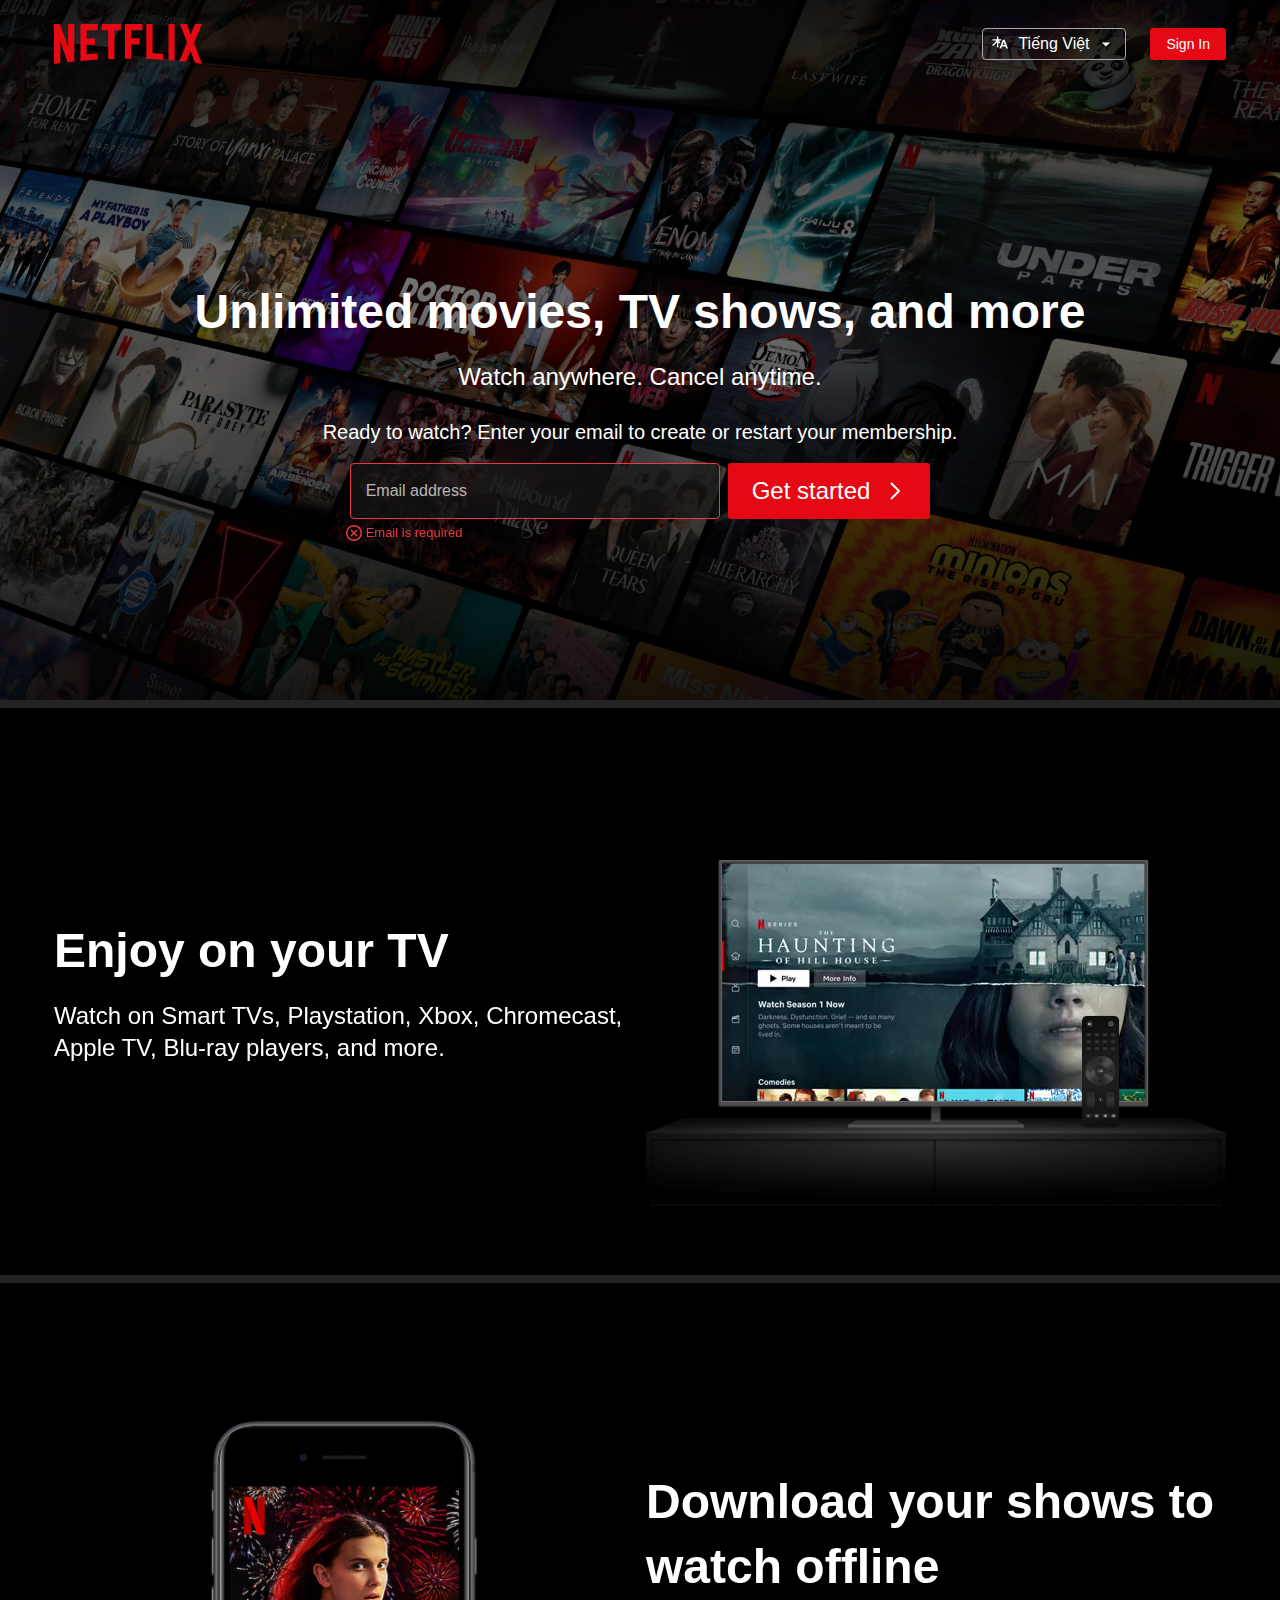
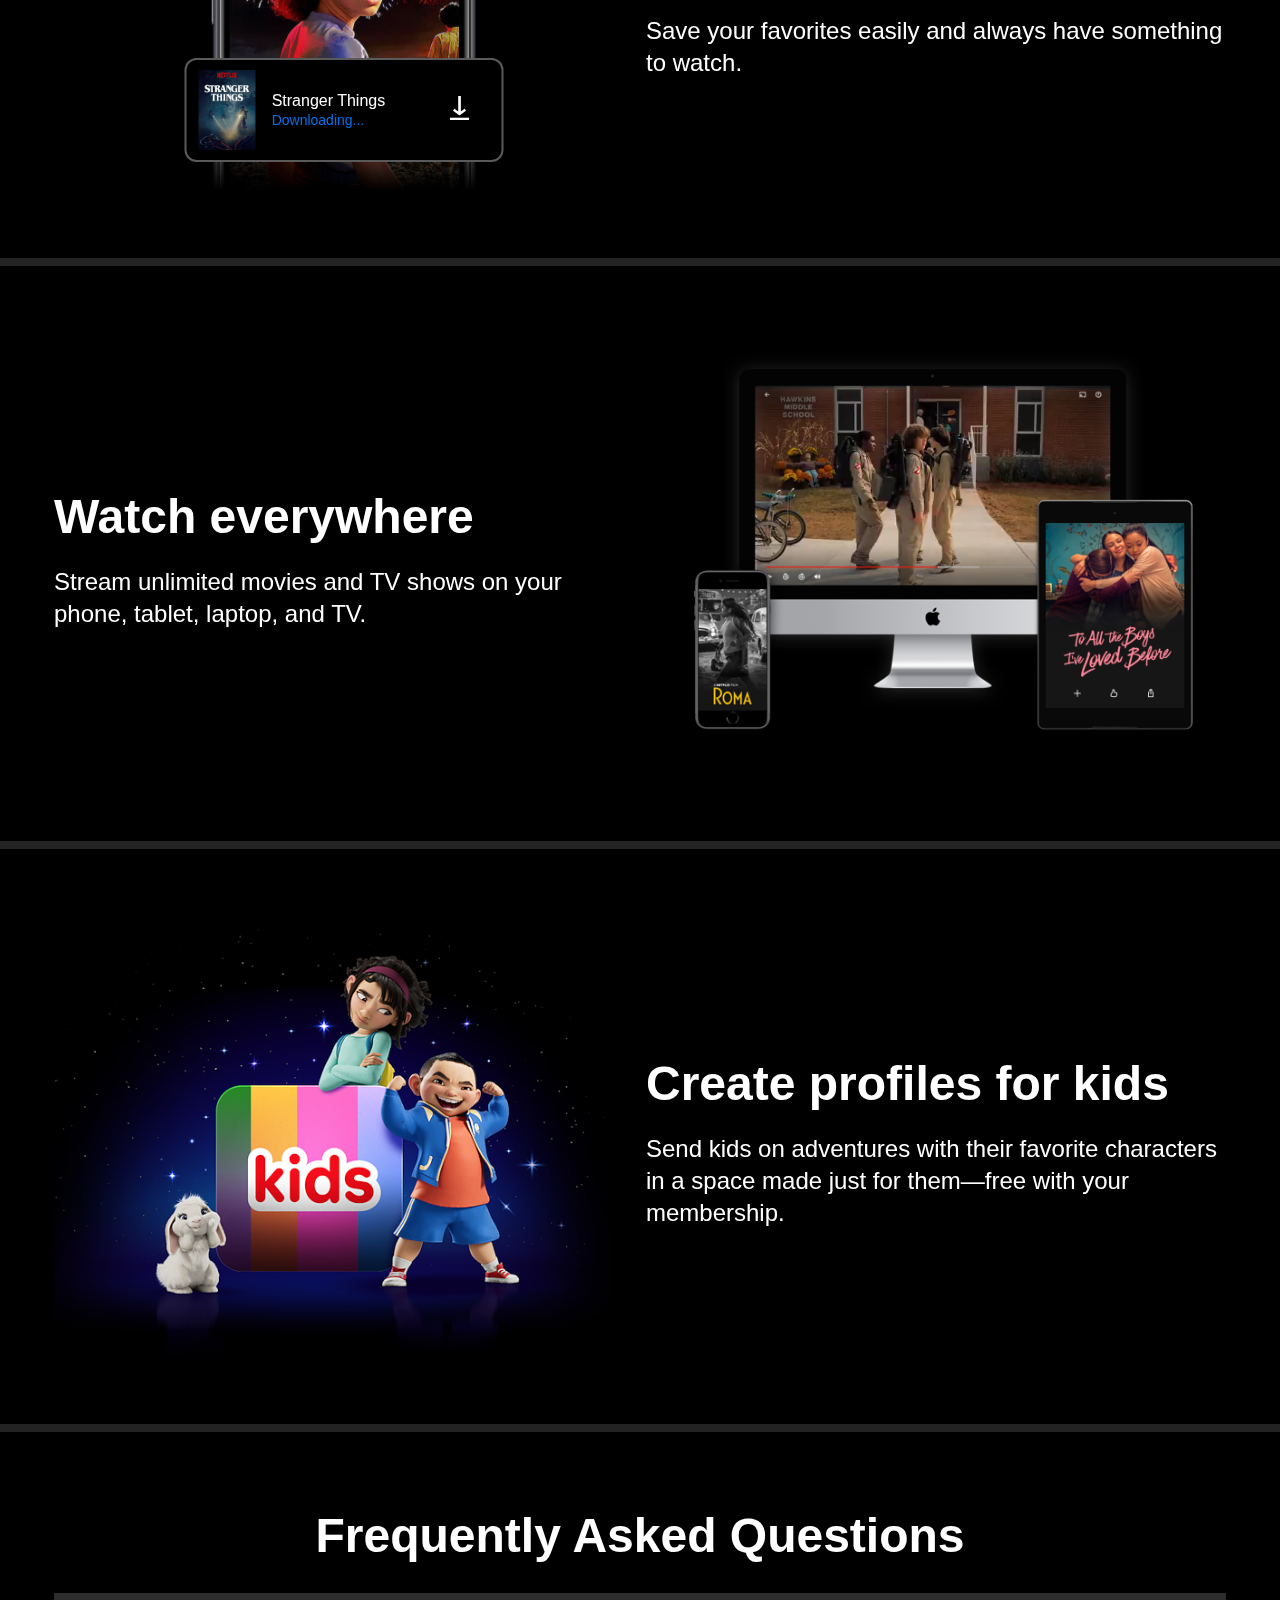
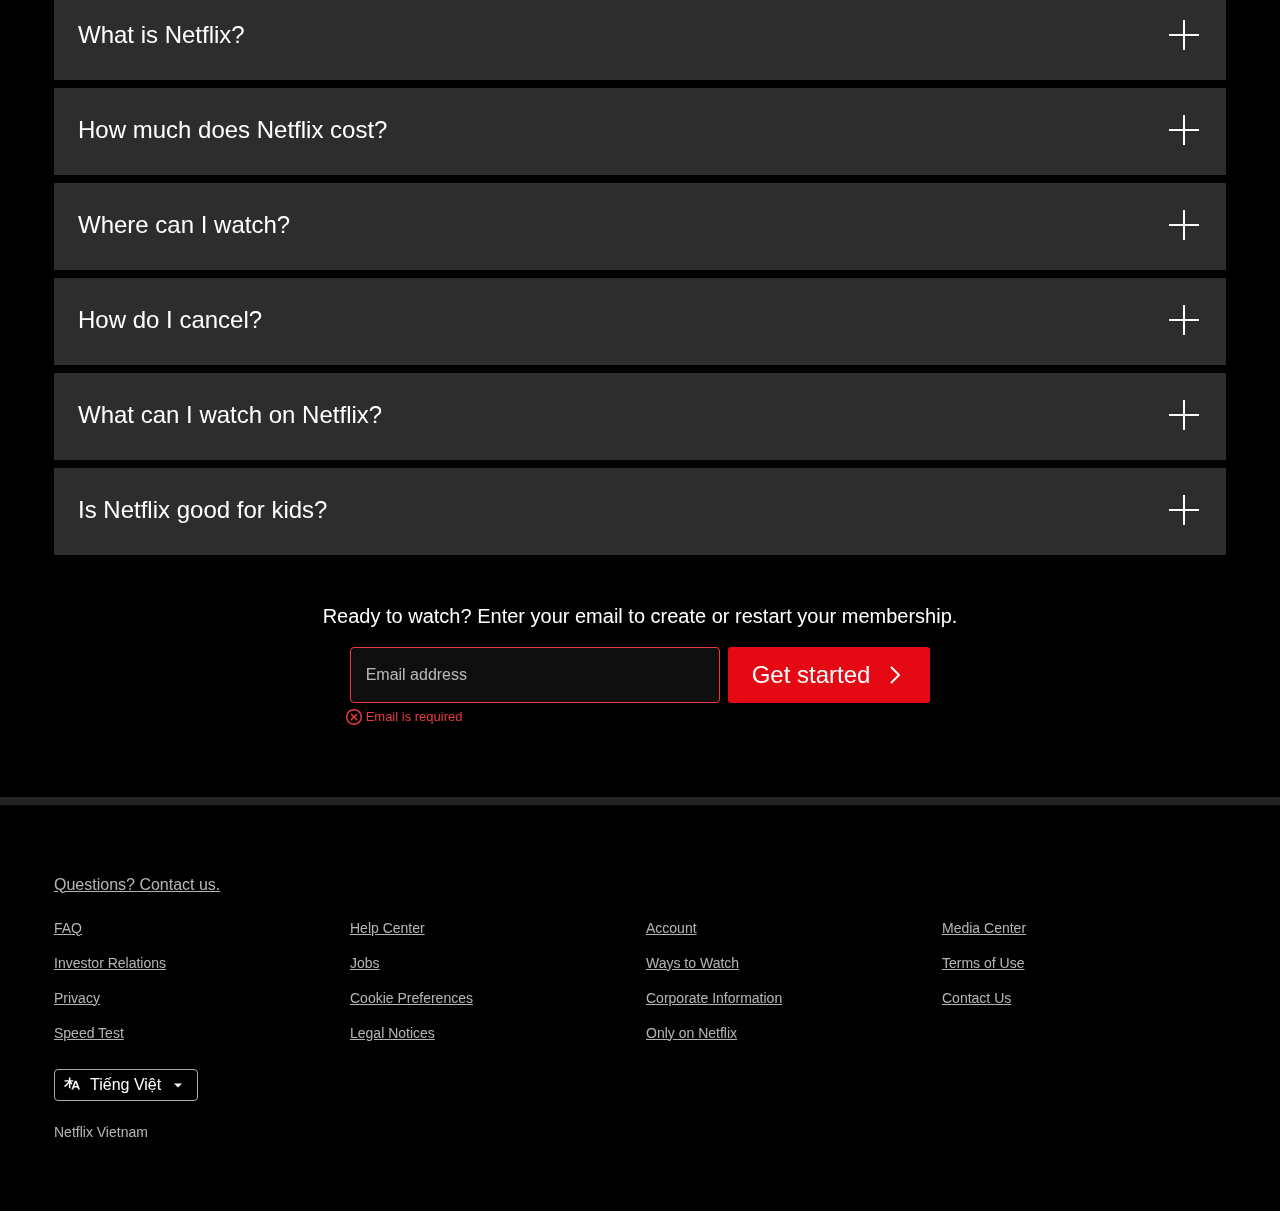
<file: index.html>
<!DOCTYPE html>
<html lang="en">
    <head>
        <meta charset="UTF-8" />
        <meta name="viewport" content="width=device-width, initial-scale=1.0" />
        <title>
            Netflix Vietnam - Watch TV Shows Online, Watch Movies Online
        </title>

        <!-- favicon -->
        <link
            rel="apple-touch-icon"
            sizes="180x180"
            href="./assets/favicon/apple-touch-icon.png"
        />
        <link
            rel="icon"
            type="image/png"
            sizes="32x32"
            href="./assets/favicon/favicon-32x32.png"
        />
        <link
            rel="icon"
            type="image/png"
            sizes="16x16"
            href="./assets/favicon/favicon-16x16.png"
        />
        <link rel="manifest" href="./assets/favicon/site.webmanifest" />
        <meta name="msapplication-TileColor" content="#da532c" />
        <meta name="theme-color" content="#ffffff" />

        <!-- font -->
        <link rel="stylesheet" href="./assets/font/stylesheet.css" />

        <!-- reset -->
        <link rel="stylesheet" href="./assets/css/reset.css" />

        <!-- style -->
        <link rel="stylesheet" href="./assets/css/style.css" />
    </head>
    <body>
        <div class="top-section">
            <div class="container">
                <header class="header">
                    <span class="logo">
                        <svg
                            viewBox="0 0 111 30"
                            version="1.1"
                            xmlns="http://www.w3.org/2000/svg"
                            xmlns:xlink="http://www.w3.org/1999/xlink"
                            aria-hidden="true"
                            role="img"
                            width="148px"
                            fill="rgb(229,9,20)"
                        >
                            <g>
                                <path
                                    d="M105.06233,14.2806261 L110.999156,30 C109.249227,29.7497422 107.500234,29.4366857 105.718437,29.1554972 L102.374168,20.4686475 L98.9371075,28.4375293 C97.2499766,28.1563408 95.5928391,28.061674 93.9057081,27.8432843 L99.9372012,14.0931671 L94.4680851,-5.68434189e-14 L99.5313525,-5.68434189e-14 L102.593495,7.87421502 L105.874965,-5.68434189e-14 L110.999156,-5.68434189e-14 L105.06233,14.2806261 Z M90.4686475,-5.68434189e-14 L85.8749649,-5.68434189e-14 L85.8749649,27.2499766 C87.3746368,27.3437061 88.9371075,27.4055675 90.4686475,27.5930265 L90.4686475,-5.68434189e-14 Z M81.9055207,26.93692 C77.7186241,26.6557316 73.5307901,26.4064111 69.250164,26.3117443 L69.250164,-5.68434189e-14 L73.9366389,-5.68434189e-14 L73.9366389,21.8745899 C76.6248008,21.9373887 79.3120255,22.1557784 81.9055207,22.2804387 L81.9055207,26.93692 Z M64.2496954,10.6561065 L64.2496954,15.3435186 L57.8442216,15.3435186 L57.8442216,25.9996251 L53.2186709,25.9996251 L53.2186709,-5.68434189e-14 L66.3436123,-5.68434189e-14 L66.3436123,4.68741213 L57.8442216,4.68741213 L57.8442216,10.6561065 L64.2496954,10.6561065 Z M45.3435186,4.68741213 L45.3435186,26.2498828 C43.7810479,26.2498828 42.1876465,26.2498828 40.6561065,26.3117443 L40.6561065,4.68741213 L35.8121661,4.68741213 L35.8121661,-5.68434189e-14 L50.2183897,-5.68434189e-14 L50.2183897,4.68741213 L45.3435186,4.68741213 Z M30.749836,15.5928391 C28.687787,15.5928391 26.2498828,15.5928391 24.4999531,15.6875059 L24.4999531,22.6562939 C27.2499766,22.4678976 30,22.2495079 32.7809542,22.1557784 L32.7809542,26.6557316 L19.812541,27.6876933 L19.812541,-5.68434189e-14 L32.7809542,-5.68434189e-14 L32.7809542,4.68741213 L24.4999531,4.68741213 L24.4999531,10.9991564 C26.3126816,10.9991564 29.0936358,10.9054269 30.749836,10.9054269 L30.749836,15.5928391 Z M4.78114163,12.9684132 L4.78114163,29.3429562 C3.09401069,29.5313525 1.59340144,29.7497422 0,30 L0,-5.68434189e-14 L4.4690224,-5.68434189e-14 L10.562377,17.0315868 L10.562377,-5.68434189e-14 L15.2497891,-5.68434189e-14 L15.2497891,28.061674 C13.5935889,28.3437998 11.906458,28.4375293 10.1246602,28.6868498 L4.78114163,12.9684132 Z"
                                ></path>
                            </g>
                        </svg>
                    </span>
                    <div class="cta">
                        <div class="language">
                            <div class="language-icon">
                                <svg
                                    xmlns="http://www.w3.org/2000/svg"
                                    fill="white"
                                    width="16"
                                    height="16"
                                    viewBox="0 0 16 16"
                                    role="img"
                                    data-icon="LanguagesSmall"
                                    aria-hidden="true"
                                >
                                    <path
                                        fill-rule="evenodd"
                                        clip-rule="evenodd"
                                        d="M10.7668 5.33333L10.5038 5.99715L9.33974 8.9355L8.76866 10.377L7.33333 14H9.10751L9.83505 12.0326H13.4217L14.162 14H16L12.5665 5.33333H10.8278H10.7668ZM10.6186 9.93479L10.3839 10.5632H11.1036H12.8856L11.6348 7.2136L10.6186 9.93479ZM9.52722 4.84224C9.55393 4.77481 9.58574 4.71045 9.62211 4.64954H6.41909V2H4.926V4.64954H0.540802V5.99715H4.31466C3.35062 7.79015 1.75173 9.51463 0 10.4283C0.329184 10.7138 0.811203 11.2391 1.04633 11.5931C2.55118 10.6795 3.90318 9.22912 4.926 7.57316V12.6667H6.41909V7.51606C6.81951 8.15256 7.26748 8.76169 7.7521 9.32292L8.31996 7.88955C7.80191 7.29052 7.34631 6.64699 6.9834 5.99715H9.06968L9.52722 4.84224Z"
                                        fill="white"
                                    ></path>
                                </svg>
                            </div>
                            <select name="language" id="language">
                                <option value="vietnam">Tiếng Việt</option>
                                <option value="english">English</option>
                            </select>
                            <span class="arrow-down"></span>
                        </div>
                        <div class="sign-in">
                            <a href="#!" class="btn signin-btn">Sign In</a>
                        </div>
                    </div>
                </header>
                <div class="hero">
                    <h1 class="heading-main heading-text">
                        Unlimited movies, TV shows, and more
                    </h1>
                    <p class="text-primary p-text">
                        Watch anywhere. Cancel anytime.
                    </p>
                    <form class="email-form" novalidate>
                        <p class="form-text p-text">
                            Ready to watch? Enter your email to create or
                            restart your membership.
                        </p>
                        <div class="email-form-second-row">
                            <div class="email-container">
                                <input
                                    type="email"
                                    name="email"
                                    id="email"
                                    placeholder=" "
                                    required
                                />
                                <label class="email-label" for="email"
                                    >Email address</label
                                >
                            </div>
                            <button class="btn get-started-btn">
                                Get started
                                <div class="arrow-right">
                                    <svg
                                        xmlns="http://www.w3.org/2000/svg"
                                        fill="none"
                                        width="24"
                                        height="24"
                                        viewBox="0 0 24 24"
                                        role="img"
                                        data-icon="ChevronRightStandard"
                                        aria-hidden="true"
                                    >
                                        <path
                                            fill-rule="evenodd"
                                            clip-rule="evenodd"
                                            d="M15.5859 12L8.29303 19.2928L9.70725 20.7071L17.7072 12.7071C17.8948 12.5195 18.0001 12.2652 18.0001 12C18.0001 11.7347 17.8948 11.4804 17.7072 11.2928L9.70724 3.29285L8.29303 4.70706L15.5859 12Z"
                                            fill="currentColor"
                                        ></path>
                                    </svg>
                                </div>
                            </button>
                        </div>
                        <div class="error-message-container">
                            <svg
                                xmlns="http://www.w3.org/2000/svg"
                                fill="none"
                                width="16"
                                height="16"
                                viewBox="0 0 16 16"
                                role="img"
                                data-icon="CircleXSmall"
                                aria-hidden="true"
                                class="error-message-icon"
                            >
                                <path
                                    fill-rule="evenodd"
                                    clip-rule="evenodd"
                                    d="M14.5 8C14.5 11.5899 11.5899 14.5 8 14.5C4.41015 14.5 1.5 11.5899 1.5 8C1.5 4.41015 4.41015 1.5 8 1.5C11.5899 1.5 14.5 4.41015 14.5 8ZM16 8C16 12.4183 12.4183 16 8 16C3.58172 16 0 12.4183 0 8C0 3.58172 3.58172 0 8 0C12.4183 0 16 3.58172 16 8ZM4.46967 5.53033L6.93934 8L4.46967 10.4697L5.53033 11.5303L8 9.06066L10.4697 11.5303L11.5303 10.4697L9.06066 8L11.5303 5.53033L10.4697 4.46967L8 6.93934L5.53033 4.46967L4.46967 5.53033Z"
                                    fill="currentColor"
                                ></path>
                            </svg>
                            <p class="error-message">Email is required</p>
                        </div>
                    </form>
                </div>
            </div>
        </div>

        <main class="main">
            <div class="container">
                <!-- feature -->
                <div class="feature-list">
                    <!-- 1 -->
                    <div class="feature-item">
                        <div class="main-feature">
                            <h2 class="main-feature-heading heading-text">
                                Enjoy on your TV
                            </h2>
                            <p class="main-feature-text p-text">
                                Watch on Smart TVs, Playstation, Xbox,
                                Chromecast, Apple TV, Blu-ray players, and more.
                            </p>
                        </div>
                        <div class="media-feature">
                            <div class="feature-img-container-1">
                                <img
                                    src="./assets/image/feature-img-1.png"
                                    alt="Enjoy on your TV"
                                    class="feature-img-1"
                                />
                            </div>
                            <div class="feature-video-container-1">
                                <video
                                    src="./assets/video/feature-video-1.m4v"
                                    class="feature-video-1"
                                    preload
                                    autoplay
                                    muted
                                    loop
                                ></video>
                            </div>
                        </div>
                    </div>

                    <!-- 2 -->
                    <div class="feature-item">
                        <div class="main-feature">
                            <h2 class="main-feature-heading heading-text">
                                Download your shows to watch offline
                            </h2>
                            <p class="main-feature-text p-text">
                                Save your favorites easily and always have
                                something to watch.
                            </p>
                        </div>
                        <div class="media-feature">
                            <div class="feature-img-container-2">
                                <img
                                    class="feature-img-2"
                                    src="./assets/image/feature-img-2.jpg"
                                    alt="Download your shows to watch offline"
                                />
                            </div>
                            <div class="media-card-animation">
                                <img
                                    class="card-animation-img"
                                    src="./assets/image/feature-card-animation.png"
                                    alt=""
                                />
                                <div class="card-animation-text-container">
                                    <p class="card-animation-text">
                                        Stranger Things
                                    </p>
                                    <p class="card-animation-text">
                                        Downloading...
                                    </p>
                                </div>
                                <div class="card-animation-gif-container">
                                    <img
                                        class="card-animation-gif"
                                        src="./assets/image/feature-card-animation-icon.gif"
                                        alt=""
                                    />
                                </div>
                            </div>
                        </div>
                    </div>

                    <!-- 3 -->
                    <div class="feature-item">
                        <div class="main-feature">
                            <h2 class="main-feature-heading heading-text">
                                Watch everywhere
                            </h2>
                            <p class="main-feature-text p-text">
                                Stream unlimited movies and TV shows on your
                                phone, tablet, laptop, and TV.
                            </p>
                        </div>
                        <div class="media-feature">
                            <div class="feature-img-container-3">
                                <img
                                    src="./assets/image/feature-img-3.png"
                                    alt="Enjoy on your TV"
                                    class="feature-img-3"
                                />
                            </div>
                            <div class="feature-video-container-3">
                                <video
                                    src="./assets/video/feature-video-3.m4v"
                                    class="feature-video-3"
                                    preload
                                    autoplay
                                    muted
                                    loop
                                ></video>
                            </div>
                        </div>
                    </div>

                    <!-- 4 -->
                    <div class="feature-item">
                        <div class="main-feature">
                            <h2 class="main-feature-heading heading-text">
                                Create profiles for kids
                            </h2>
                            <p class="main-feature-text p-text">
                                Send kids on adventures with their favorite
                                characters in a space made just for them—free
                                with your membership.
                            </p>
                        </div>
                        <div class="media-feature">
                            <div class="feature-img-container-4">
                                <img
                                    src="./assets/image/feature-img-4.png"
                                    alt=""
                                    class="feature-img-4"
                                />
                            </div>
                        </div>
                    </div>
                </div>

                <div class="questions break-line-bottom">
                    <h2 class="heading-questions heading-text">
                        Frequently Asked Questions
                    </h2>

                    <div class="question-list">
                        <div class="question-item">
                            <input
                                type="checkbox"
                                name="question"
                                id="question-1"
                                class="question"
                                hidden
                            />
                            <div class="question-box">
                                <label class="question-label" for="question-1"
                                    >What is Netflix?</label
                                >
                                <svg
                                    xmlns="http://www.w3.org/2000/svg"
                                    fill="none"
                                    width="36"
                                    height="36"
                                    viewBox="0 0 36 36"
                                    role="img"
                                    data-icon="PlusLarge"
                                    aria-hidden="true"
                                    class="elj7tfr3 default-ltr-cache-1dpnjn e164gv2o4"
                                >
                                    <path
                                        fill-rule="evenodd"
                                        clip-rule="evenodd"
                                        d="M17 17V3H19V17H33V19H19V33H17V19H3V17H17Z"
                                        fill="currentColor"
                                    ></path>
                                </svg>
                            </div>
                            <div class="break-question"></div>
                            <div class="question-des-container">
                                <div class="question-des-container-padding">
                                    <p class="question-description">
                                        Netflix is a streaming service that
                                        offers a wide variety of award-winning
                                        TV shows, movies, anime, documentaries,
                                        and more on thousands of
                                        internet-connected devices.
                                    </p>
                                    <p class="question-description">
                                        You can watch as much as you want,
                                        whenever you want without a single
                                        commercial – all for one low monthly
                                        price. There's always something new to
                                        discover and new TV shows and movies are
                                        added every week!
                                    </p>
                                </div>
                            </div>
                        </div>

                        <div class="question-item">
                            <input
                                type="checkbox"
                                name="question"
                                id="question-2"
                                class="question"
                                hidden
                            />
                            <div class="question-box">
                                <label class="question-label" for="question-2">
                                    How much does Netflix cost?</label
                                >
                                <svg
                                    xmlns="http://www.w3.org/2000/svg"
                                    fill="none"
                                    width="36"
                                    height="36"
                                    viewBox="0 0 36 36"
                                    role="img"
                                    data-icon="PlusLarge"
                                    aria-hidden="true"
                                    class="elj7tfr3 default-ltr-cache-1dpnjn e164gv2o4"
                                >
                                    <path
                                        fill-rule="evenodd"
                                        clip-rule="evenodd"
                                        d="M17 17V3H19V17H33V19H19V33H17V19H3V17H17Z"
                                        fill="currentColor"
                                    ></path>
                                </svg>
                            </div>
                            <div class="break-question"></div>
                            <div class="question-des-container">
                                <div class="question-des-container-padding">
                                    <p class="question-description">
                                        Watch Netflix on your smartphone,
                                        tablet, Smart TV, laptop, or streaming
                                        device, all for one fixed monthly fee.
                                        Plans range from 70,000 ₫ to 260,000 ₫ a
                                        month. No extra costs, no contracts.
                                    </p>
                                </div>
                            </div>
                        </div>

                        <div class="question-item">
                            <input
                                type="checkbox"
                                name="question"
                                id="question-3"
                                class="question"
                                hidden
                            />
                            <div class="question-box">
                                <label class="question-label" for="question-3"
                                    >Where can I watch?</label
                                >
                                <svg
                                    xmlns="http://www.w3.org/2000/svg"
                                    fill="none"
                                    width="36"
                                    height="36"
                                    viewBox="0 0 36 36"
                                    role="img"
                                    data-icon="PlusLarge"
                                    aria-hidden="true"
                                    class="elj7tfr3 default-ltr-cache-1dpnjn e164gv2o4"
                                >
                                    <path
                                        fill-rule="evenodd"
                                        clip-rule="evenodd"
                                        d="M17 17V3H19V17H33V19H19V33H17V19H3V17H17Z"
                                        fill="currentColor"
                                    ></path>
                                </svg>
                            </div>
                            <div class="break-question"></div>
                            <div class="question-des-container">
                                <div class="question-des-container-padding">
                                    <p class="question-description">
                                        Watch anywhere, anytime. Sign in with
                                        your Netflix account to watch instantly
                                        on the web at netflix.com from your
                                        personal computer or on any
                                        internet-connected device that offers
                                        the Netflix app, including smart TVs,
                                        smartphones, tablets, streaming media
                                        players and game consoles.
                                    </p>
                                    <p class="question-description">
                                        You can also download your favorite
                                        shows with the iOS or Android app. Use
                                        downloads to watch while you're on the
                                        go and without an internet connection.
                                        Take Netflix with you anywhere.
                                    </p>
                                </div>
                            </div>
                        </div>

                        <div class="question-item">
                            <input
                                type="checkbox"
                                name="question"
                                id="question-4"
                                class="question"
                                hidden
                            />
                            <div class="question-box">
                                <label class="question-label" for="question-4"
                                    >How do I cancel?</label
                                >
                                <svg
                                    xmlns="http://www.w3.org/2000/svg"
                                    fill="none"
                                    width="36"
                                    height="36"
                                    viewBox="0 0 36 36"
                                    role="img"
                                    data-icon="PlusLarge"
                                    aria-hidden="true"
                                    class="elj7tfr3 default-ltr-cache-1dpnjn e164gv2o4"
                                >
                                    <path
                                        fill-rule="evenodd"
                                        clip-rule="evenodd"
                                        d="M17 17V3H19V17H33V19H19V33H17V19H3V17H17Z"
                                        fill="currentColor"
                                    ></path>
                                </svg>
                            </div>
                            <div class="break-question"></div>
                            <div class="question-des-container">
                                <div class="question-des-container-padding">
                                    <p class="question-description">
                                        Netflix is flexible. There are no pesky
                                        contracts and no commitments. You can
                                        easily cancel your account online in two
                                        clicks. There are no cancellation fees –
                                        start or stop your account anytime.
                                    </p>
                                </div>
                            </div>
                        </div>

                        <div class="question-item">
                            <input
                                type="checkbox"
                                name="question"
                                id="question-5"
                                class="question"
                                hidden
                            />
                            <div class="question-box">
                                <label class="question-label" for="question-5"
                                    >What can I watch on Netflix?</label
                                >
                                <svg
                                    xmlns="http://www.w3.org/2000/svg"
                                    fill="none"
                                    width="36"
                                    height="36"
                                    viewBox="0 0 36 36"
                                    role="img"
                                    data-icon="PlusLarge"
                                    aria-hidden="true"
                                    class="elj7tfr3 default-ltr-cache-1dpnjn e164gv2o4"
                                >
                                    <path
                                        fill-rule="evenodd"
                                        clip-rule="evenodd"
                                        d="M17 17V3H19V17H33V19H19V33H17V19H3V17H17Z"
                                        fill="currentColor"
                                    ></path>
                                </svg>
                            </div>
                            <div class="break-question"></div>
                            <div class="question-des-container">
                                <div class="question-des-container-padding">
                                    <p class="question-description">
                                        Netflix has an extensive library of
                                        feature films, documentaries, TV shows,
                                        anime, award-winning Netflix originals,
                                        and more. Watch as much as you want,
                                        anytime you want.
                                    </p>
                                </div>
                            </div>
                        </div>

                        <div class="question-item">
                            <input
                                type="checkbox"
                                name="question"
                                id="question-6"
                                class="question"
                                hidden
                            />
                            <div class="question-box">
                                <label class="question-label" for="question-6"
                                    >Is Netflix good for kids?</label
                                >
                                <svg
                                    xmlns="http://www.w3.org/2000/svg"
                                    fill="none"
                                    width="36"
                                    height="36"
                                    viewBox="0 0 36 36"
                                    role="img"
                                    data-icon="PlusLarge"
                                    aria-hidden="true"
                                    class="elj7tfr3 default-ltr-cache-1dpnjn e164gv2o4"
                                >
                                    <path
                                        fill-rule="evenodd"
                                        clip-rule="evenodd"
                                        d="M17 17V3H19V17H33V19H19V33H17V19H3V17H17Z"
                                        fill="currentColor"
                                    ></path>
                                </svg>
                            </div>
                            <div class="break-question"></div>
                            <div class="question-des-container">
                                <div class="question-des-container-padding">
                                    <p class="question-description">
                                        The Netflix Kids experience is included
                                        in your membership to give parents
                                        control while kids enjoy family-friendly
                                        TV shows and movies in their own space.
                                    </p>
                                    <p class="question-description">
                                        Kids profiles come with PIN-protected
                                        parental controls that let you restrict
                                        the maturity rating of content kids can
                                        watch and block specific titles you
                                        don’t want kids to see.
                                    </p>
                                </div>
                            </div>
                        </div>
                    </div>

                    <div class="center-email">
                        <form class="email-form" novalidate>
                            <p class="form-text p-text">
                                Ready to watch? Enter your email to create or
                                restart your membership.
                            </p>
                            <div class="email-form-second-row">
                                <div class="email-container">
                                    <input
                                        type="email"
                                        name="email"
                                        id="email"
                                        placeholder=" "
                                        required
                                    />
                                    <label class="email-label" for="email"
                                        >Email address</label
                                    >
                                </div>
                                <button class="btn get-started-btn">
                                    Get started
                                    <div class="arrow-right">
                                        <svg
                                            xmlns="http://www.w3.org/2000/svg"
                                            fill="none"
                                            width="24"
                                            height="24"
                                            viewBox="0 0 24 24"
                                            role="img"
                                            data-icon="ChevronRightStandard"
                                            aria-hidden="true"
                                        >
                                            <path
                                                fill-rule="evenodd"
                                                clip-rule="evenodd"
                                                d="M15.5859 12L8.29303 19.2928L9.70725 20.7071L17.7072 12.7071C17.8948 12.5195 18.0001 12.2652 18.0001 12C18.0001 11.7347 17.8948 11.4804 17.7072 11.2928L9.70724 3.29285L8.29303 4.70706L15.5859 12Z"
                                                fill="currentColor"
                                            ></path>
                                        </svg>
                                    </div>
                                </button>
                            </div>
                            <div class="error-message-container">
                                <svg
                                    xmlns="http://www.w3.org/2000/svg"
                                    fill="none"
                                    width="16"
                                    height="16"
                                    viewBox="0 0 16 16"
                                    role="img"
                                    data-icon="CircleXSmall"
                                    aria-hidden="true"
                                    class="error-message-icon"
                                >
                                    <path
                                        fill-rule="evenodd"
                                        clip-rule="evenodd"
                                        d="M14.5 8C14.5 11.5899 11.5899 14.5 8 14.5C4.41015 14.5 1.5 11.5899 1.5 8C1.5 4.41015 4.41015 1.5 8 1.5C11.5899 1.5 14.5 4.41015 14.5 8ZM16 8C16 12.4183 12.4183 16 8 16C3.58172 16 0 12.4183 0 8C0 3.58172 3.58172 0 8 0C12.4183 0 16 3.58172 16 8ZM4.46967 5.53033L6.93934 8L4.46967 10.4697L5.53033 11.5303L8 9.06066L10.4697 11.5303L11.5303 10.4697L9.06066 8L11.5303 5.53033L10.4697 4.46967L8 6.93934L5.53033 4.46967L4.46967 5.53033Z"
                                        fill="currentColor"
                                    ></path>
                                </svg>
                                <p class="error-message">Email is required</p>
                            </div>
                        </form>
                    </div>
                </div>
            </div>
        </main>

        <footer class="footer">
            <div class="container">
                <div class="contact">
                    <a class="contact-link" href="#!">Questions? Contact us.</a>
                </div>

                <ul class="site-link-container">
                    <li class="site-link-item">
                        <a href="#!" class="site-link">FAQ</a>
                    </li>
                    <li class="site-link-item">
                        <a href="#!" class="site-link">Help Center</a>
                    </li>
                    <li class="site-link-item">
                        <a href="#!" class="site-link">Account</a>
                    </li>
                    <li class="site-link-item">
                        <a href="#!" class="site-link">Media Center</a>
                    </li>
                    <li class="site-link-item">
                        <a href="#!" class="site-link">Investor Relations</a>
                    </li>
                    <li class="site-link-item">
                        <a href="#!" class="site-link">Jobs</a>
                    </li>
                    <li class="site-link-item">
                        <a href="#!" class="site-link">Ways to Watch</a>
                    </li>
                    <li class="site-link-item">
                        <a href="#!" class="site-link">Terms of Use</a>
                    </li>
                    <li class="site-link-item">
                        <a href="#!" class="site-link">Privacy</a>
                    </li>
                    <li class="site-link-item">
                        <a href="#!" class="site-link">Cookie Preferences</a>
                    </li>
                    <li class="site-link-item">
                        <a href="#!" class="site-link">Corporate Information</a>
                    </li>
                    <li class="site-link-item">
                        <a href="#!" class="site-link">Contact Us</a>
                    </li>
                    <li class="site-link-item">
                        <a href="#!" class="site-link">Speed Test</a>
                    </li>
                    <li class="site-link-item">
                        <a href="#!" class="site-link">Legal Notices</a>
                    </li>
                    <li class="site-link-item">
                        <a href="#!" class="site-link">Only on Netflix</a>
                    </li>
                </ul>

                <div class="language">
                    <div class="language-icon">
                        <svg
                            xmlns="http://www.w3.org/2000/svg"
                            fill="white"
                            width="16"
                            height="16"
                            viewBox="0 0 16 16"
                            role="img"
                            data-icon="LanguagesSmall"
                            aria-hidden="true"
                        >
                            <path
                                fill-rule="evenodd"
                                clip-rule="evenodd"
                                d="M10.7668 5.33333L10.5038 5.99715L9.33974 8.9355L8.76866 10.377L7.33333 14H9.10751L9.83505 12.0326H13.4217L14.162 14H16L12.5665 5.33333H10.8278H10.7668ZM10.6186 9.93479L10.3839 10.5632H11.1036H12.8856L11.6348 7.2136L10.6186 9.93479ZM9.52722 4.84224C9.55393 4.77481 9.58574 4.71045 9.62211 4.64954H6.41909V2H4.926V4.64954H0.540802V5.99715H4.31466C3.35062 7.79015 1.75173 9.51463 0 10.4283C0.329184 10.7138 0.811203 11.2391 1.04633 11.5931C2.55118 10.6795 3.90318 9.22912 4.926 7.57316V12.6667H6.41909V7.51606C6.81951 8.15256 7.26748 8.76169 7.7521 9.32292L8.31996 7.88955C7.80191 7.29052 7.34631 6.64699 6.9834 5.99715H9.06968L9.52722 4.84224Z"
                                fill="white"
                            ></path>
                        </svg>
                    </div>
                    <select name="language" id="language">
                        <option value="vietnam">Tiếng Việt</option>
                        <option value="english">English</option>
                    </select>
                    <span class="arrow-down"></span>
                </div>

                <p class="footer-sign">Netflix Vietnam</p>
            </div>
        </footer>
    </body>
</html>
</file>
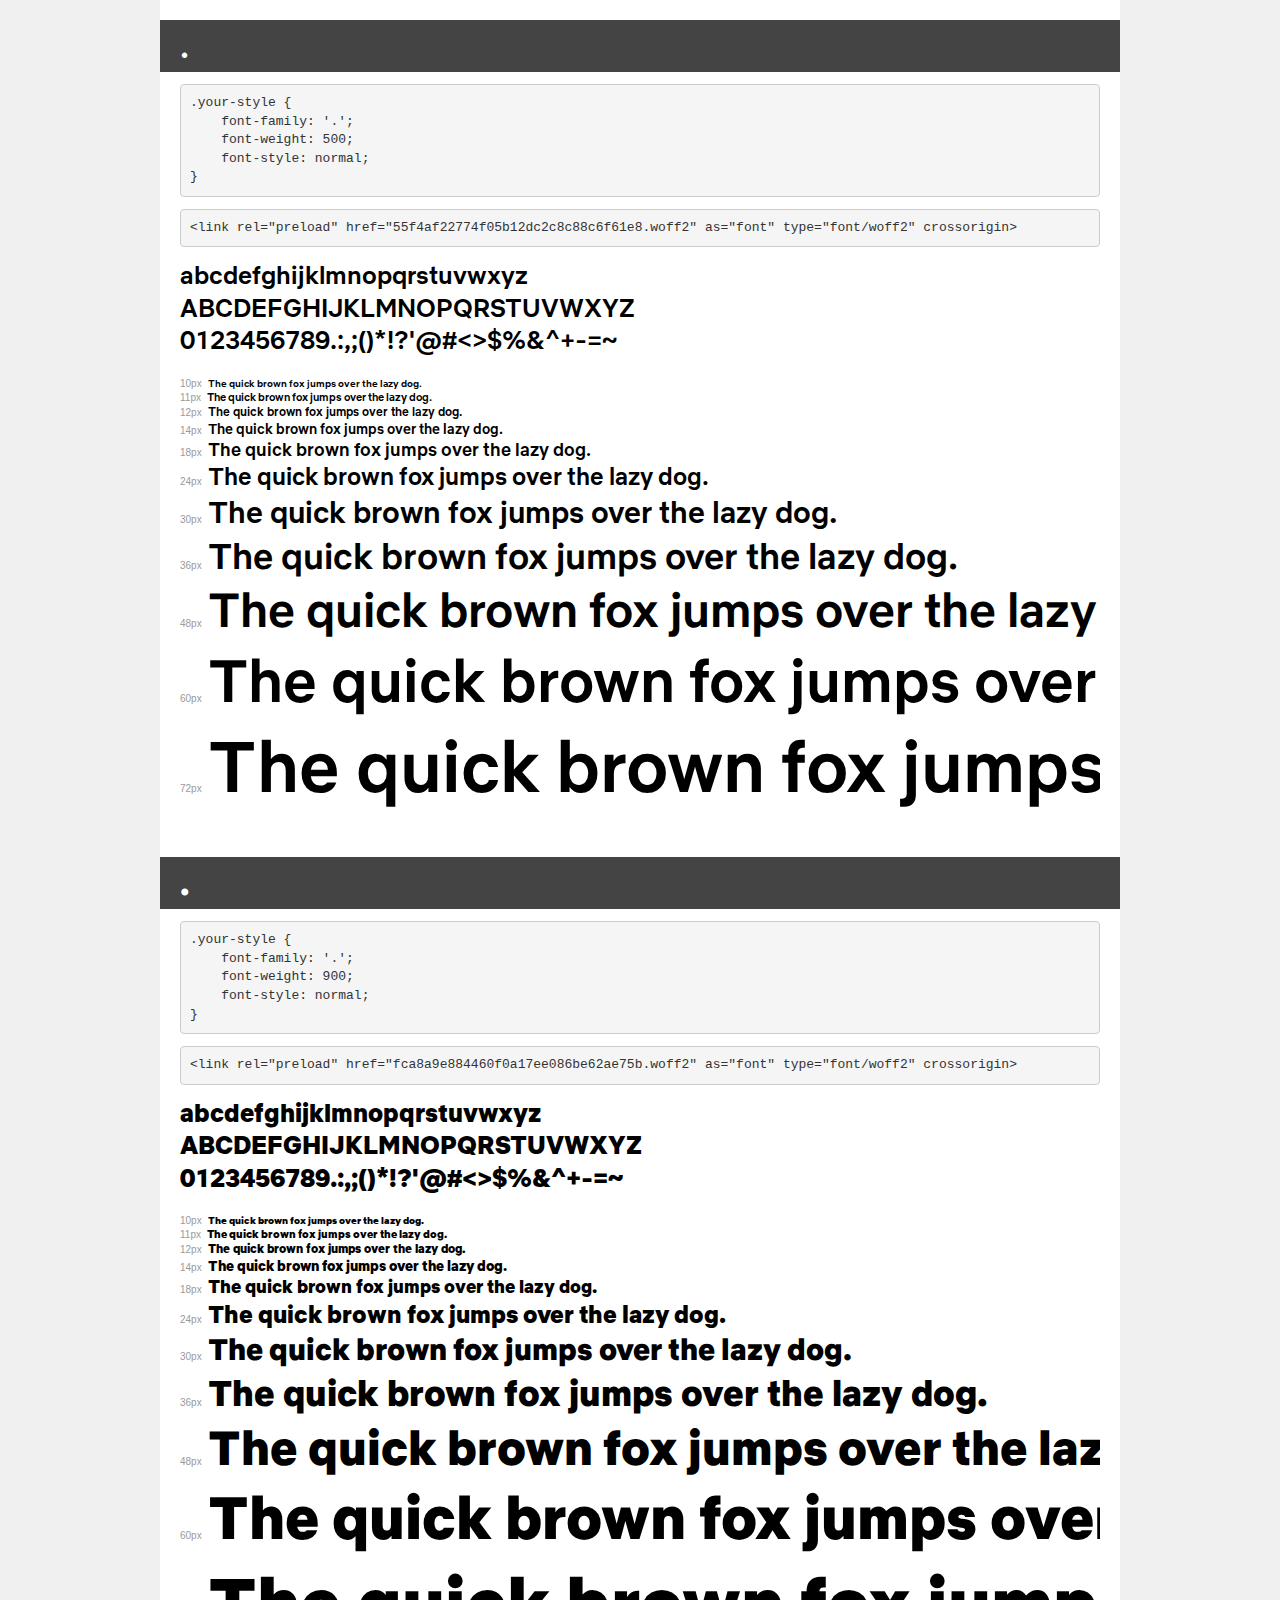
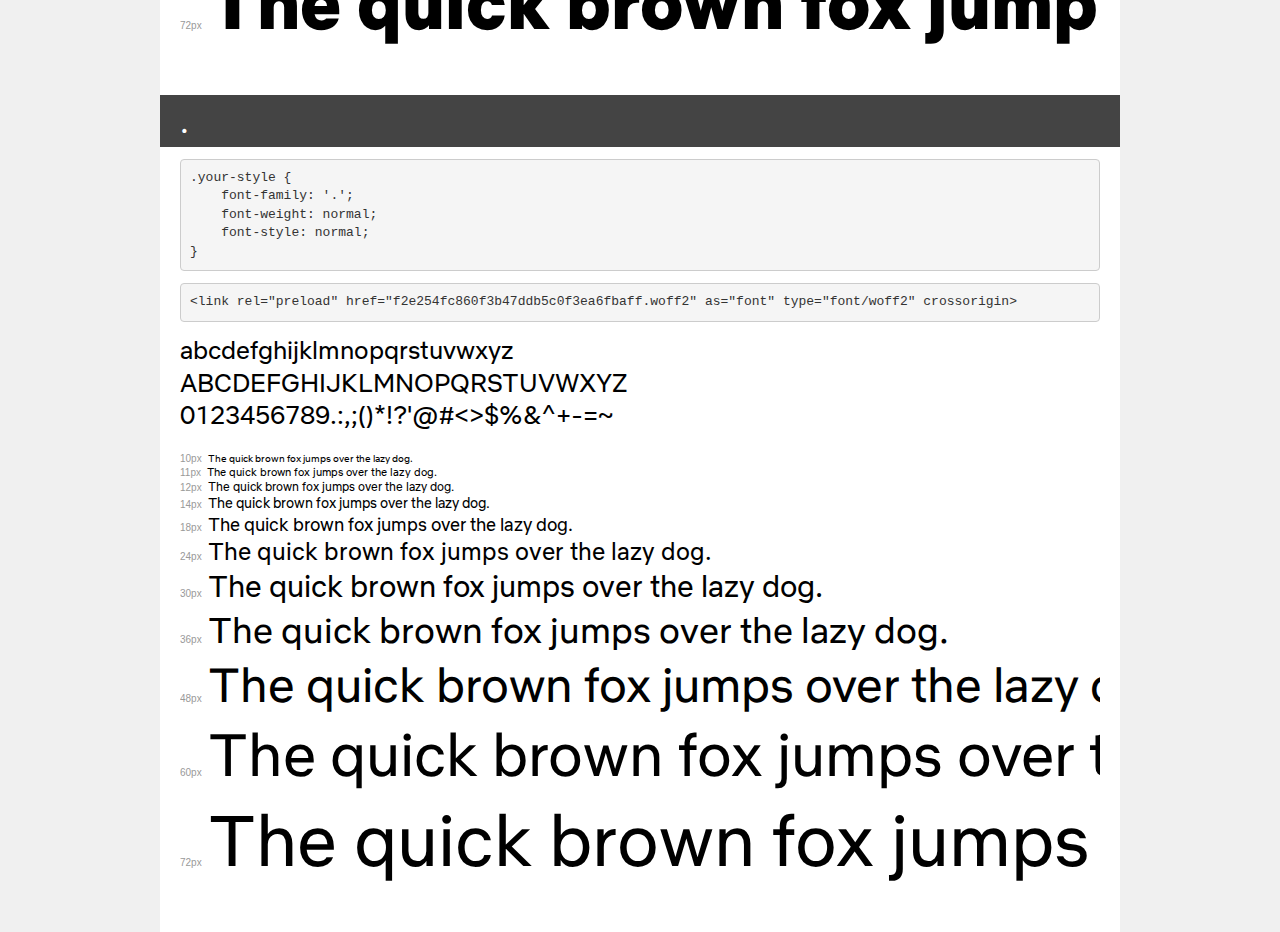
<file: assets/font/demo.html>
<!DOCTYPE html>
<html lang="en">
<head>
    <meta charset="utf-8">
    <meta http-equiv="X-UA-Compatible" content="IE=edge">
    <meta name="viewport" content="width=device-width, initial-scale=1">
    <meta name="robots" content="noindex, noarchive">
    <meta name="format-detection" content="telephone=no">
    <title>Transfonter demo</title>
    <link href="stylesheet.css" rel="stylesheet">
    <style>
        /*
        http://meyerweb.com/eric/tools/css/reset/
        v2.0 | 20110126
        License: none (public domain)
        */
        html, body, div, span, applet, object, iframe,
        h1, h2, h3, h4, h5, h6, p, blockquote, pre,
        a, abbr, acronym, address, big, cite, code,
        del, dfn, em, img, ins, kbd, q, s, samp,
        small, strike, strong, sub, sup, tt, var,
        b, u, i, center,
        dl, dt, dd, ol, ul, li,
        fieldset, form, label, legend,
        table, caption, tbody, tfoot, thead, tr, th, td,
        article, aside, canvas, details, embed,
        figure, figcaption, footer, header, hgroup,
        menu, nav, output, ruby, section, summary,
        time, mark, audio, video {
            margin: 0;
            padding: 0;
            border: 0;
            font-size: 100%;
            font: inherit;
            vertical-align: baseline;
        }
        /* HTML5 display-role reset for older browsers */
        article, aside, details, figcaption, figure,
        footer, header, hgroup, menu, nav, section {
            display: block;
        }
        body {
            line-height: 1;
        }
        ol, ul {
            list-style: none;
        }
        blockquote, q {
            quotes: none;
        }
        blockquote:before, blockquote:after,
        q:before, q:after {
            content: '';
            content: none;
        }
        table {
            border-collapse: collapse;
            border-spacing: 0;
        }
        /* demo styles */
        body {
            background: #f0f0f0;
            color: #000;
        }
        .page {
            background: #fff;
            width: 920px;
            margin: 0 auto;
            padding: 20px 20px 0 20px;
            overflow: hidden;
        }
        .font-container {
            overflow-x: auto;
            overflow-y: hidden;
            margin-bottom: 40px;
            line-height: 1.3;
            white-space: nowrap;
            padding-bottom: 5px;
        }
        h1 {
            position: relative;
            background: #444;
            font-size: 32px;
            color: #fff;
            padding: 10px 20px;
            margin: 0 -20px 12px -20px;
        }
        .letters {
            font-size: 25px;
            margin-bottom: 20px;
        }
        .s10:before {
            content: '10px';
        }
        .s11:before {
            content: '11px';
        }
        .s12:before {
            content: '12px';
        }
        .s14:before {
            content: '14px';
        }
        .s18:before {
            content: '18px';
        }
        .s24:before {
            content: '24px';
        }
        .s30:before {
            content: '30px';
        }
        .s36:before {
            content: '36px';
        }
        .s48:before {
            content: '48px';
        }
        .s60:before {
            content: '60px';
        }
        .s72:before {
            content: '72px';
        }
        .s10:before, .s11:before, .s12:before, .s14:before,
        .s18:before, .s24:before, .s30:before, .s36:before,
        .s48:before, .s60:before, .s72:before {
            font-family: Arial, sans-serif;
            font-size: 10px;
            font-weight: normal;
            font-style: normal;
            color: #999;
            padding-right: 6px;
        }
        pre {
            display: block;
            padding: 9px;
            margin: 0 0 12px;
            font-family: Monaco, Menlo, Consolas, "Courier New", monospace;
            font-size: 13px;
            line-height: 1.428571429;
            color: #333;
            font-weight: normal;
            font-style: normal;
            background-color: #f5f5f5;
            border: 1px solid #ccc;
            overflow-x: auto;
            border-radius: 4px;
        }
        /* responsive */
        @media (max-width: 959px) {
            .page {
                width: auto;
                margin: 0;
            }
        }
    </style>
</head>
<body>
<div class="page">
    <div class="demo">
        <h1 style="font-family: '.'; font-weight: 500; font-style: normal;">.</h1>
        <pre title="Usage">.your-style {
    font-family: '.';
    font-weight: 500;
    font-style: normal;
}</pre>
        <pre title="Preload (optional)">
&lt;link rel=&quot;preload&quot; href=&quot;55f4af22774f05b12dc2c8c88c6f61e8.woff2&quot; as=&quot;font&quot; type=&quot;font/woff2&quot; crossorigin&gt;</pre>
        <div class="font-container" style="font-family: '.'; font-weight: 500; font-style: normal;">
            <p class="letters">
                abcdefghijklmnopqrstuvwxyz<br>
ABCDEFGHIJKLMNOPQRSTUVWXYZ<br>
                0123456789.:,;()*!?'@#&lt;&gt;$%&^+-=~
            </p>
            <p class="s10" style="font-size: 10px;">The quick brown fox jumps over the lazy dog.</p>
            <p class="s11" style="font-size: 11px;">The quick brown fox jumps over the lazy dog.</p>
            <p class="s12" style="font-size: 12px;">The quick brown fox jumps over the lazy dog.</p>
            <p class="s14" style="font-size: 14px;">The quick brown fox jumps over the lazy dog.</p>
            <p class="s18" style="font-size: 18px;">The quick brown fox jumps over the lazy dog.</p>
            <p class="s24" style="font-size: 24px;">The quick brown fox jumps over the lazy dog.</p>
            <p class="s30" style="font-size: 30px;">The quick brown fox jumps over the lazy dog.</p>
            <p class="s36" style="font-size: 36px;">The quick brown fox jumps over the lazy dog.</p>
            <p class="s48" style="font-size: 48px;">The quick brown fox jumps over the lazy dog.</p>
            <p class="s60" style="font-size: 60px;">The quick brown fox jumps over the lazy dog.</p>
            <p class="s72" style="font-size: 72px;">The quick brown fox jumps over the lazy dog.</p>
        </div>
    </div>

    <div class="demo">
        <h1 style="font-family: '.'; font-weight: 900; font-style: normal;">.</h1>
        <pre title="Usage">.your-style {
    font-family: '.';
    font-weight: 900;
    font-style: normal;
}</pre>
        <pre title="Preload (optional)">
&lt;link rel=&quot;preload&quot; href=&quot;fca8a9e884460f0a17ee086be62ae75b.woff2&quot; as=&quot;font&quot; type=&quot;font/woff2&quot; crossorigin&gt;</pre>
        <div class="font-container" style="font-family: '.'; font-weight: 900; font-style: normal;">
            <p class="letters">
                abcdefghijklmnopqrstuvwxyz<br>
ABCDEFGHIJKLMNOPQRSTUVWXYZ<br>
                0123456789.:,;()*!?'@#&lt;&gt;$%&^+-=~
            </p>
            <p class="s10" style="font-size: 10px;">The quick brown fox jumps over the lazy dog.</p>
            <p class="s11" style="font-size: 11px;">The quick brown fox jumps over the lazy dog.</p>
            <p class="s12" style="font-size: 12px;">The quick brown fox jumps over the lazy dog.</p>
            <p class="s14" style="font-size: 14px;">The quick brown fox jumps over the lazy dog.</p>
            <p class="s18" style="font-size: 18px;">The quick brown fox jumps over the lazy dog.</p>
            <p class="s24" style="font-size: 24px;">The quick brown fox jumps over the lazy dog.</p>
            <p class="s30" style="font-size: 30px;">The quick brown fox jumps over the lazy dog.</p>
            <p class="s36" style="font-size: 36px;">The quick brown fox jumps over the lazy dog.</p>
            <p class="s48" style="font-size: 48px;">The quick brown fox jumps over the lazy dog.</p>
            <p class="s60" style="font-size: 60px;">The quick brown fox jumps over the lazy dog.</p>
            <p class="s72" style="font-size: 72px;">The quick brown fox jumps over the lazy dog.</p>
        </div>
    </div>

    <div class="demo">
        <h1 style="font-family: '.'; font-weight: normal; font-style: normal;">.</h1>
        <pre title="Usage">.your-style {
    font-family: '.';
    font-weight: normal;
    font-style: normal;
}</pre>
        <pre title="Preload (optional)">
&lt;link rel=&quot;preload&quot; href=&quot;f2e254fc860f3b47ddb5c0f3ea6fbaff.woff2&quot; as=&quot;font&quot; type=&quot;font/woff2&quot; crossorigin&gt;</pre>
        <div class="font-container" style="font-family: '.'; font-weight: normal; font-style: normal;">
            <p class="letters">
                abcdefghijklmnopqrstuvwxyz<br>
ABCDEFGHIJKLMNOPQRSTUVWXYZ<br>
                0123456789.:,;()*!?'@#&lt;&gt;$%&^+-=~
            </p>
            <p class="s10" style="font-size: 10px;">The quick brown fox jumps over the lazy dog.</p>
            <p class="s11" style="font-size: 11px;">The quick brown fox jumps over the lazy dog.</p>
            <p class="s12" style="font-size: 12px;">The quick brown fox jumps over the lazy dog.</p>
            <p class="s14" style="font-size: 14px;">The quick brown fox jumps over the lazy dog.</p>
            <p class="s18" style="font-size: 18px;">The quick brown fox jumps over the lazy dog.</p>
            <p class="s24" style="font-size: 24px;">The quick brown fox jumps over the lazy dog.</p>
            <p class="s30" style="font-size: 30px;">The quick brown fox jumps over the lazy dog.</p>
            <p class="s36" style="font-size: 36px;">The quick brown fox jumps over the lazy dog.</p>
            <p class="s48" style="font-size: 48px;">The quick brown fox jumps over the lazy dog.</p>
            <p class="s60" style="font-size: 60px;">The quick brown fox jumps over the lazy dog.</p>
            <p class="s72" style="font-size: 72px;">The quick brown fox jumps over the lazy dog.</p>
        </div>
    </div>

</div>
</body>
</html>
</file>
<file: assets/font/stylesheet.css>
@font-face {
    font-family: '.';
    src: url('55f4af22774f05b12dc2c8c88c6f61e8.woff2') format('woff2'),
        url('55f4af22774f05b12dc2c8c88c6f61e8.woff') format('woff');
    font-weight: 500;
    font-style: normal;
    font-display: swap;
}

@font-face {
    font-family: '.';
    src: url('fca8a9e884460f0a17ee086be62ae75b.woff2') format('woff2'),
        url('fca8a9e884460f0a17ee086be62ae75b.woff') format('woff');
    font-weight: 900;
    font-style: normal;
    font-display: swap;
}

@font-face {
    font-family: '.';
    src: url('f2e254fc860f3b47ddb5c0f3ea6fbaff.woff2') format('woff2'),
        url('f2e254fc860f3b47ddb5c0f3ea6fbaff.woff') format('woff');
    font-weight: normal;
    font-style: normal;
    font-display: swap;
}
</file>
<file: assets/css/style.css>
*,
::before,
::after {
    box-sizing: border-box;
}

html {
    font-size: 62.5%;
}

body,
select,
input,
button {
    font-size: 1.6rem;
    font-family: "Netflix Sans", "Helvetica Neue", "Segoe UI", "Roboto",
        "Ubuntu", sans-serif;
    color: white;
}

/* common */

body {
    background-color: black;
    overflow-x: hidden;
}

a {
    text-decoration: none;
    color: white;
}

button {
    border: none;
    padding: 0;
}

.btn {
    display: inline-block;
    background-color: rgb(229, 9, 20);
    border-radius: 3px;
}

.center-element {
    margin-left: auto;
    margin-right: auto;
}

.heading-text {
    font-size: 4.8rem;
    font-weight: 900;
}

.p-text {
    font-size: 2.4rem;
    font-size: 400;
}

.container {
    --container-padding: 32px;
    padding: 0 var(--container-padding);
    max-width: calc(1172px + var(--container-padding) * 2);
    margin-left: auto;
    margin-right: auto;
}

/* top-section */

.top-section {
    height: 700px;
    background-image: linear-gradient(
            to top,
            rgba(0, 0, 0, 0.8) 0,
            rgba(0, 0, 0, 0) 60%,
            rgba(0, 0, 0, 0.8) 100%
        ),
        linear-gradient(rgba(0, 0, 0, 0.4), rgba(0, 0, 0, 0.4)),
        url(../image/background-header.jpg);
    background-color: #831010;
    background-repeat: no-repeat;
    background-position: 50% 50%;
    background-size: cover;
}

.header {
    display: flex;
    justify-content: space-between;

    padding: 24px 0;
    height: 92px;
}

.cta {
    display: flex;

    margin-top: 4px;
}

.language {
    position: relative;

    width: 144px;
    height: 32px;
}

.language-icon {
    position: absolute;
    left: 18px;
    top: 50%;
    transform: translate(-50%, -50%);
}

select#language {
    appearance: none;
    -webkit-appearance: none;

    padding: 5px 35px;

    font-size: 16px;
    font-weight: 400;
    line-height: 1.25;

    background-color: transparent;
    border: 1px solid #aaa;
    border-radius: 4px;
    outline: none;
}

select#language:focus {
    outline: 2px solid white;
    outline-offset: 2px;
}

.arrow-down {
    position: absolute;
    top: 50%;
    right: 16px;
    transform: translateY(-20%);

    display: inline-block;
    border: 4px solid transparent;
    border-top-color: white;
}

select#language option {
    color: black;
}

.sign-in {
    margin-left: 24px;
}

.signin-btn {
    padding: 0 16px;

    height: 32px;

    font-size: 14px;
    font-weight: 500;
    line-height: 32px;
}

.signin-btn:hover {
    background-color: rgb(193, 17, 25);
}

/* hero */

.hero {
    display: flex;
    flex-direction: column;
    align-items: center;

    margin-top: 188px;
}

.heading-main {
    line-height: 1.35;
}

.text-primary {
    margin-top: 16px;
    margin-bottom: 24px;
    line-height: 1.33;
}

.form-text {
    font-size: 2rem;
    line-height: 1.5;
}

.email-form-second-row {
    display: flex;
    justify-content: center;

    margin-top: 16px;

    gap: 8px;
}

.email-container {
    position: relative;

    display: inline-block;
}

.email-label {
    position: absolute;
    top: 50%;
    left: 16px;
    transform: translateY(-50%);

    font-size: 1.6rem;
    color: rgba(255, 255, 255, 0.7);

    transition: top 0.2s, font-size 0.2s;

    user-select: none;
    cursor: text;
}

input#email {
    width: 370px;
    height: 56px;
    padding: 24px 16px 8px;

    font-size: 1.6rem;

    outline: none;
    border: 1px solid rgb(235, 57, 66);
    border-radius: 4px;
    background-color: rgba(22, 22, 22, 0.7);
}

input#email:focus {
    outline: 2px solid white;
    outline-offset: 2px;
}

input#email:not(:placeholder-shown) + .email-label,
input#email:focus + .email-label {
    font-size: 1.2rem;
    top: 30%;
}

.error-message-container {
    display: flex;
    align-items: center;

    margin-top: 6px;
    padding-left: 23px;

    font-size: 1.3rem;
    color: rgb(235, 57, 66);
}

.error-message-icon {
    margin-right: 4px;
}

.get-started-btn {
    display: flex;
    align-items: center;

    padding: 12px 24px;
    height: 56px;

    font-size: 2.4rem;
    font-weight: 500;
    line-height: 25px;

    cursor: pointer;
}

.get-started-btn:hover {
    background-color: rgb(193, 17, 25);
}

.arrow-right {
    margin-left: 12px;
    height: 24px;
}

/* main */

.feature-item {
    display: flex;
    align-items: center;
    column-gap: 12px;

    height: 583px;
}

.feature-item:nth-child(2n) {
    flex-direction: row-reverse;
}

.break-line-bottom,
.break-line-top,
.feature-item {
    position: relative;
}

.break-line-top::before,
.feature-item:first-child::before {
    position: absolute;
    left: 50%;
    top: 0;
    transform: translateX(-50%);

    content: "";
    display: inline-block;
    width: 100vw;
    height: 8px;
    background-color: rgb(35, 35, 35);
}

.break-line-bottom::after,
.feature-item::after {
    position: absolute;
    left: 50%;
    bottom: 0;
    transform: translateX(-50%);

    content: "";
    display: inline-block;
    width: 100vw;
    height: 8px;
    background-color: rgb(35, 35, 35);
}

.main-feature,
.media-feature {
    flex: 1;
}

.main-feature-heading {
    line-height: 1.35;
}

.main-feature-text {
    margin-top: 16px;
    line-height: 1.33;
}

.media-feature {
    position: relative;
}

.feature-img-1 {
    width: 100%;
}

.feature-video-container-1 {
    position: absolute;
    top: 90px;
    left: 76px;
    z-index: -1;
}

.feature-img-2 {
    width: 100%;
}

.media-card-animation {
    position: absolute;
    left: 50%;
    bottom: 32px;
    transform: translateX(-50%);

    display: inline-flex;
    align-items: center;
    padding: 8px 12px;

    width: 55%;
    height: 104px;

    background-color: black;
    border: 2px solid rgba(128, 128, 128, 0.7);
    border-radius: 12px;
}

.card-animation-img {
    margin-right: 16px;
    height: 80px;
}

.card-animation-text-container {
    margin-right: auto;
}

.card-animation-text:first-child {
    font-size: 1.6rem;
    font-weight: 500;
    line-height: 1.3125;
}

.card-animation-text:last-child {
    font-size: 1.4rem;
    font-weight: 400;
    line-height: 1.357;
    color: rgb(0, 113, 235);
}

.card-animation-gif {
    height: 60px;
}

.feature-img-3 {
    width: 100%;
}

.feature-video-container-3 {
    position: absolute;
    top: 42px;
    left: 102px;
    z-index: -1;
}

.feature-video-3 {
    height: 206px;
}

.feature-img-4 {
    width: 100%;
}

/* questions */
.questions {
    padding: 72px 0 80px;
}

.heading-questions {
    text-align: center;
    line-height: 1.354;
}

.question-list {
    margin-top: 24px;
}

.question-item {
    position: relative;
    margin-bottom: 8px;
    background-color: rgb(45, 45, 45);
}

.question-item:hover {
    background-color: rgba(65, 65, 65, 255);
}

input.question {
    position: relative;
    z-index: 1;
    display: inline-block;
    margin: 0;

    width: 100%;
    height: 84px;
    line-height: 84px;

    cursor: pointer;
    opacity: 0;
}

input.question:checked + .question-box > svg {
    rotate: 45deg;
}

.break-question {
    height: 0px;
    transition: all 0.2s;
}

input.question:checked ~ .break-question {
    height: 1px;
    background-color: black;
}

input.question:checked ~ .question-des-container {
    max-height: 250px;
}

/* input.question:checked
    ~ .question-des-container
    .question-description
    + .question-description {
    margin-top: 32px;
} */

.question-description + .question-description {
    margin-top: 32px;
}

.question-box > svg {
    transition: rotate 0.02s linear;
}

.question-box {
    position: absolute;
    top: 24px;
    left: 24px;
    display: flex;
    align-items: center;
    justify-content: space-between;

    width: 1124px;
}

.question-label {
    font-size: 2.4rem;
}

.question-des-container {
    max-height: 0px;
    font-size: 2.4rem;

    background-color: rgb(45, 45, 45);
    overflow: hidden;
    transition: all 0.2s;
}

.question-des-container-padding {
    padding: 24px;
}

.question-description {
    line-height: 1.33;
}

.center-email {
    display: flex;
    justify-content: center;
    margin-top: 45.6px;
}

/* footer */

.footer {
    margin: 72px 0;
}

.site-link-container {
    display: flex;
    flex-wrap: wrap;
}

.site-link-item {
    width: 25%;
}

.footer a {
    color: rgba(255, 255, 255, 0.7);
    text-decoration: underline;
}

.site-link-container {
    margin-top: 10px;
    margin-left: -12px;
    margin-bottom: 26px;
}

.site-link-item {
    padding-top: 16px;
    padding-left: 12px;
}

.site-link {
    display: inline-block;
    font-size: 1.4rem;
    line-height: 1.35714285714;
}

.footer-sign {
    font-size: 1.4rem;
    margin-top: 24px;
    color: rgba(255, 255, 255, 0.7);
}
</file>
